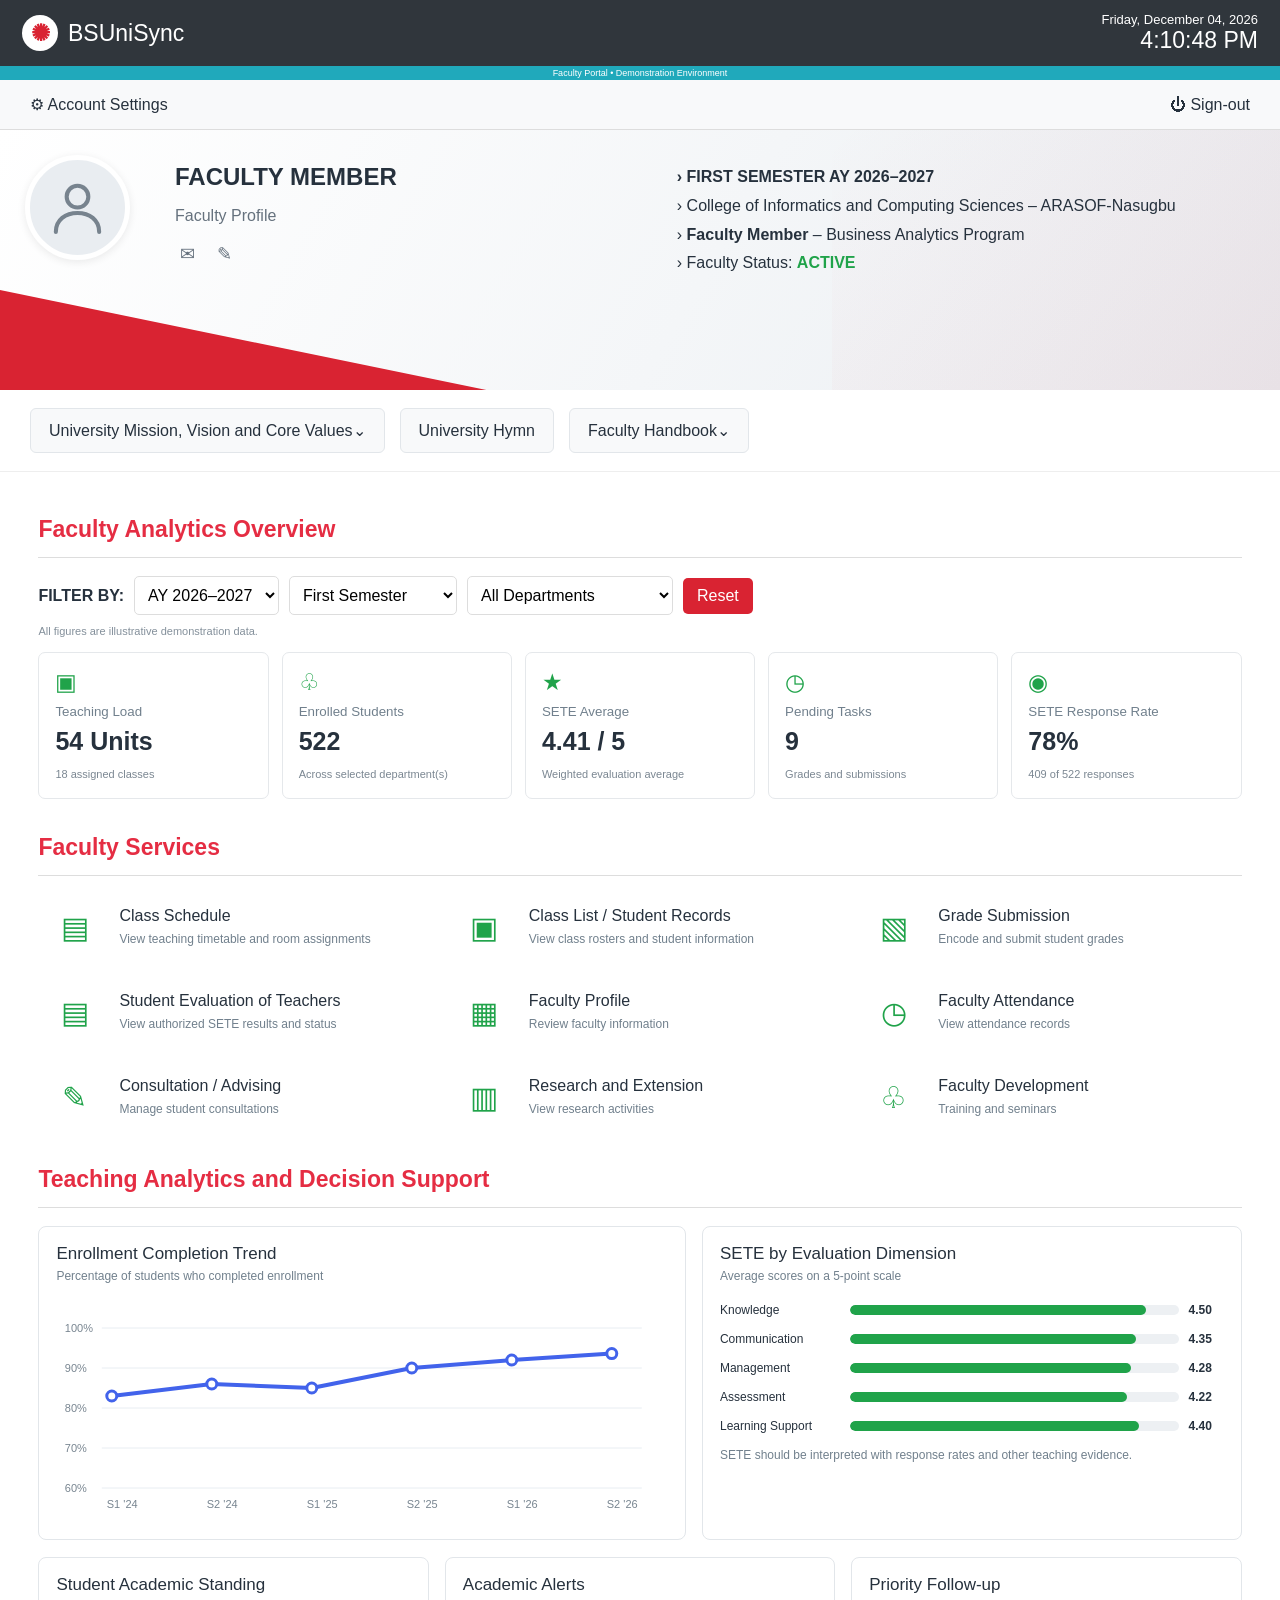
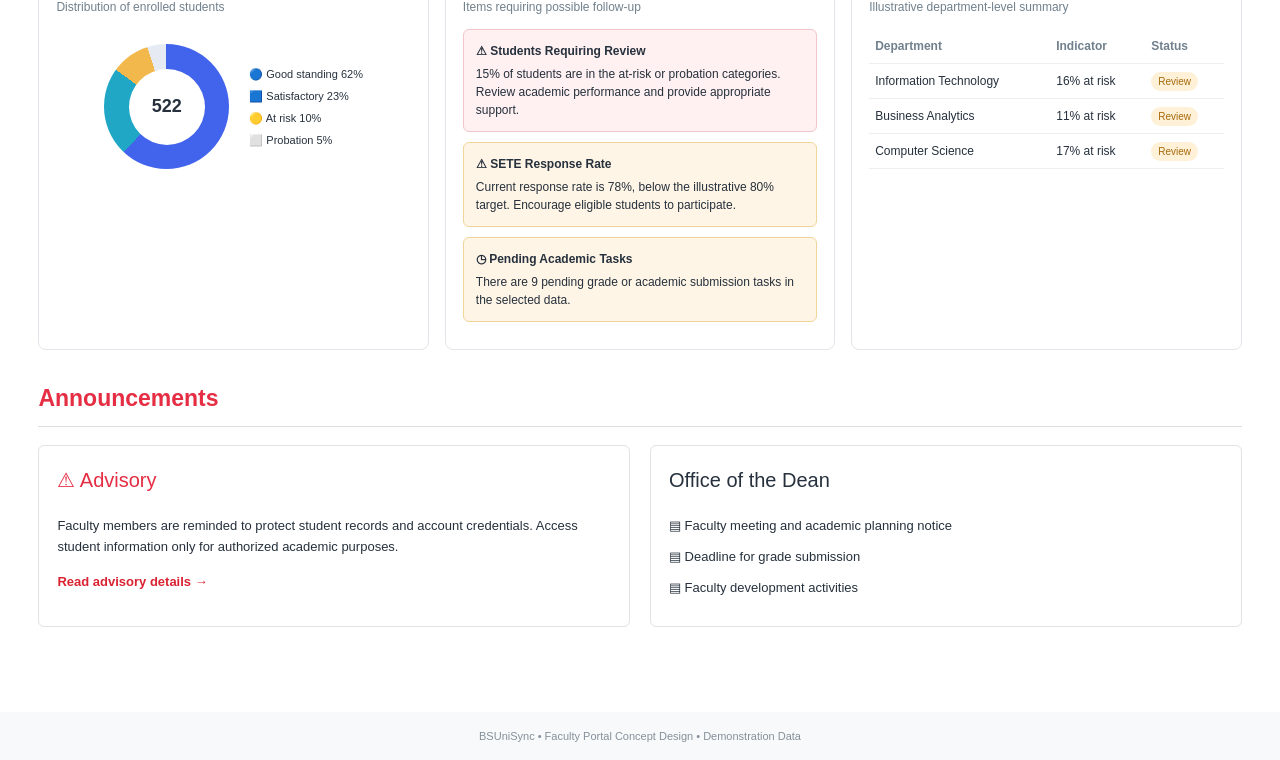
<file: testdashboard/index.html>
<!DOCTYPE html>
<html lang="en">
<head>
    <meta charset="UTF-8">
    <meta name="viewport" content="width=device-width, initial-scale=1.0">
    <title>BSUniSync</title>
    <link rel="stylesheet" href="style.css">
</head>

<body>

<header>
    <div class="brand">
        <div class="seal">✺</div>
        BSUniSync
    </div>

    <div class="datetime">
        <span id="date"></span>
        <strong id="clock"></strong>
    </div>
</header>

<div class="loading">Faculty Portal • Demonstration Environment</div>

<div class="accountbar">
    <button class="text-button" type="button" data-action="settings">⚙ Account Settings</button>
    <button class="text-button" type="button" data-action="signout">⏻ Sign-out</button>
</div>

<section class="profile">
    <div class="profile-avatar">
        <svg width="65" height="65" viewBox="0 0 24 24"
            fill="none" stroke="currentColor" stroke-width="1.5"
            stroke-linecap="round" stroke-linejoin="round">
            <circle cx="12" cy="8" r="4"/>
            <path d="M4 21c0-4.4 3.6-7 8-7s8 2.6 8 7"/>
        </svg>
    </div>

    <div class="profile-info">
        <h2 id="profileName">FACULTY MEMBER</h2>
        <p>Faculty Profile</p>
        <p class="profile-actions">
            <button type="button" class="icon-button" data-action="contact" aria-label="Contact faculty">✉</button>
            <button type="button" class="icon-button" data-action="edit-profile" aria-label="Edit faculty profile">✎</button>
        </p>
    </div>

    <div class="profile-details">
        <b id="profileSemester">› FIRST SEMESTER AY 2026–2027</b><br>
        › College of Informatics and Computing Sciences – ARASOF-Nasugbu<br>
        › <b>Faculty Member</b> – Business Analytics Program<br>
        › Faculty Status: <span class="active">ACTIVE</span>
    </div>
</section>

<nav class="quicklinks">
    <button type="button" data-action="mission">University Mission, Vision and Core Values⌄</button>
    <button type="button" data-action="hymn">University Hymn</button>
    <button type="button" data-action="handbook">Faculty Handbook⌄</button>
</nav>

<main>

    <section class="section">
        <h2>Faculty Analytics Overview</h2>

        <div class="filters">
            <b>FILTER BY:</b>

            <select id="year" aria-label="Academic year">
                <option value="2026-2027">AY 2026–2027</option>
                <option value="2025-2026">AY 2025–2026</option>
            </select>

            <select id="semester" aria-label="Semester">
                <option value="first">First Semester</option>
                <option value="second">Second Semester</option>
                <option value="summer">Summer</option>
            </select>

            <select id="department" aria-label="Department">
                <option value="all">All Departments</option>
                <option value="it">Information Technology</option>
                <option value="ba">Business Analytics</option>
                <option value="cs">Computer Science</option>
            </select>

            <button type="button" id="resetFilters">Reset</button>
        </div>

        <p class="data-label">All figures are illustrative demonstration data.</p>

        <div class="kpis">
            <div class="kpi">
                <div class="kpi-icon">▣</div>
                <small>Teaching Load</small>
                <strong id="teachingLoad">18 Units</strong>
                <span id="classes">6 assigned classes</span>
            </div>

            <div class="kpi">
                <div class="kpi-icon">♧</div>
                <small>Enrolled Students</small>
                <strong id="students">186</strong>
                <span>Across selected department(s)</span>
            </div>

            <div class="kpi">
                <div class="kpi-icon">★</div>
                <small>SETE Average</small>
                <strong id="sete">4.42 / 5</strong>
                <span>Weighted evaluation average</span>
            </div>

            <div class="kpi">
                <div class="kpi-icon">◷</div>
                <small>Pending Tasks</small>
                <strong id="pending">3</strong>
                <span>Grades and submissions</span>
            </div>

            <div class="kpi">
                <div class="kpi-icon">◉</div>
                <small>SETE Response Rate</small>
                <strong id="response">78%</strong>
                <span id="responseDetail">145 of 186 responses</span>
            </div>
        </div>
    </section>

    <section class="section">
        <h2>Faculty Services</h2>

        <div class="services">
            <button class="service" type="button" data-service="schedule">
                <div class="service-icon">▤</div>
                <div>
                    <div class="service-title">Class Schedule</div>
                    <div class="service-desc">View teaching timetable and room assignments</div>
                </div>
            </button>

            <button class="service" type="button" data-service="students">
                <div class="service-icon">▣</div>
                <div>
                    <div class="service-title">Class List / Student Records</div>
                    <div class="service-desc">View class rosters and student information</div>
                </div>
            </button>

            <button class="service" type="button" data-service="grades">
                <div class="service-icon">▧</div>
                <div>
                    <div class="service-title">Grade Submission</div>
                    <div class="service-desc">Encode and submit student grades</div>
                </div>
            </button>

            <button class="service" type="button" data-service="sete">
                <div class="service-icon">▤</div>
                <div>
                    <div class="service-title">Student Evaluation of Teachers</div>
                    <div class="service-desc">View authorized SETE results and status</div>
                </div>
            </button>

            <button class="service" type="button" data-service="profile">
                <div class="service-icon">▦</div>
                <div>
                    <div class="service-title">Faculty Profile</div>
                    <div class="service-desc">Review faculty information</div>
                </div>
            </button>

            <button class="service" type="button" data-service="attendance">
                <div class="service-icon">◷</div>
                <div>
                    <div class="service-title">Faculty Attendance</div>
                    <div class="service-desc">View attendance records</div>
                </div>
            </button>

            <button class="service" type="button" data-service="consultation">
                <div class="service-icon">✎</div>
                <div>
                    <div class="service-title">Consultation / Advising</div>
                    <div class="service-desc">Manage student consultations</div>
                </div>
            </button>

            <button class="service" type="button" data-service="research">
                <div class="service-icon">▥</div>
                <div>
                    <div class="service-title">Research and Extension</div>
                    <div class="service-desc">View research activities</div>
                </div>
            </button>

            <button class="service" type="button" data-service="development">
                <div class="service-icon">♧</div>
                <div>
                    <div class="service-title">Faculty Development</div>
                    <div class="service-desc">Training and seminars</div>
                </div>
            </button>
        </div>
    </section>

    <section class="section">
        <h2>Teaching Analytics and Decision Support</h2>

        <div class="analytics-grid">
            <div class="panel">
                <h3>Enrollment Completion Trend</h3>
                <p>Percentage of students who completed enrollment</p>
                <svg class="chart" id="enrollmentChart" viewBox="0 0 600 220" role="img" aria-label="Enrollment completion trend chart"></svg>
            </div>

            <div class="panel">
                <h3>SETE by Evaluation Dimension</h3>
                <p>Average scores on a 5-point scale</p>
                <div class="bar-list" id="seteBars"></div>
                <p class="sete-note">
                    SETE should be interpreted with response rates and other teaching evidence.
                </p>
            </div>
        </div>

        <div class="bottom-grid">
            <div class="panel">
                <h3>Student Academic Standing</h3>
                <p>Distribution of enrolled students</p>

                <div class="donut-area">
                    <div class="donut" id="standingDonut">
                        <b id="standingTotal">100%</b>
                    </div>

                    <div class="legend" id="standingLegend">
                        <div>🔵 Good standing 62%</div>
                        <div>🟦 Satisfactory 22%</div>
                        <div>🟡 At risk 10%</div>
                        <div>⬜ Probation 6%</div>
                    </div>
                </div>
            </div>

            <div class="panel">
                <h3>Academic Alerts</h3>
                <p>Items requiring possible follow-up</p>
                <div id="academicAlerts"></div>
            </div>

            <div class="panel">
                <h3>Priority Follow-up</h3>
                <p>Illustrative department-level summary</p>

                <div class="table-scroll">
                    <table>
                        <thead>
                            <tr>
                                <th>Department</th>
                                <th>Indicator</th>
                                <th>Status</th>
                            </tr>
                        </thead>
                        <tbody id="followUpTable"></tbody>
                    </table>
                </div>
            </div>
        </div>
    </section>

    <section class="section">
        <h2>Announcements</h2>

        <div class="notice-grid">
            <div class="notice">
                <h3 class="advisory-title">⚠ Advisory</h3>
                Faculty members are reminded to protect student records and account credentials. Access student information only for authorized academic purposes.
                <button class="notice-action" type="button" data-announcement="privacy">Read advisory details →</button>
            </div>

            <div class="notice">
                <h3>Office of the Dean</h3>

                <button class="announcement-link" type="button" data-announcement="meeting">▤ Faculty meeting and academic planning notice</button>
                <button class="announcement-link" type="button" data-announcement="grades">▤ Deadline for grade submission</button>
                <button class="announcement-link" type="button" data-announcement="development">▤ Faculty development activities</button>
            </div>
        </div>
    </section>

</main>

<footer>
    BSUniSync • Faculty Portal Concept Design • Demonstration Data
</footer>

<script src="script.js"></script>
</body>
</html>
</file>
<file: testdashboard/style.css>
/* GENERAL */
* {
    box-sizing: border-box;
}

body {
    margin: 0;
    background: #fff;
    color: #26313d;
    font-family: Arial, Helvetica, sans-serif;
}

body.modal-open {
    overflow: hidden;
}

button,
select,
input,
textarea {
    font: inherit;
}

/* HEADER */
header {
    background: #30363c;
    color: white;
    padding: 12px 22px;
    display: flex;
    justify-content: space-between;
    align-items: center;
}

.brand {
    display: flex;
    align-items: center;
    gap: 10px;
    font-size: 23px;
}

.seal {
    width: 36px;
    height: 36px;
    border-radius: 50%;
    background: white;
    color: #d92332;
    display: grid;
    place-items: center;
    font-weight: bold;
}

.datetime {
    text-align: right;
    font-size: 13px;
}

.datetime strong {
    display: block;
    font-size: 23px;
    font-weight: 400;
}

.loading {
    min-height: 10px;
    background: #20a9bb;
    text-align: center;
    color: white;
    font-size: 9px;
    padding: 2px;
}

/* ACCOUNT BAR */
.accountbar {
    background: #f8f9fa;
    padding: 15px 30px;
    display: flex;
    justify-content: space-between;
    border-bottom: 1px solid #ddd;
}

.accountbar button,
.text-button {
    color: #26313d;
    text-decoration: none;
    background: transparent;
    padding: 0;
    border: 0;
    cursor: pointer;
}

.accountbar button:hover,
.text-button:hover {
    color: #d92332;
    background: transparent;
}

/* PROFILE SECTION */
.profile {
    display: grid;
    grid-template-columns: 130px 1fr 1.2fr;
    gap: 20px;
    padding: 25px;
    min-height: 260px;
    background: linear-gradient(120deg, #ffffff 0%, #f4f6f8 55%, #e9eef2 100%);
    position: relative;
    overflow: hidden;
}

.profile:before {
    content: "";
    position: absolute;
    bottom: 0;
    left: 0;
    width: 38%;
    height: 100px;
    background: #d92332;
    clip-path: polygon(0 0, 100% 100%, 0 100%);
}

.profile:after {
    content: "";
    position: absolute;
    right: 0;
    top: 0;
    width: 35%;
    height: 100%;
    background: linear-gradient(135deg, transparent, #d9233210);
    pointer-events: none;
}

.profile-avatar {
    width: 105px;
    height: 105px;
    border-radius: 50%;
    background: #e9edf1;
    border: 5px solid white;
    display: flex;
    align-items: center;
    justify-content: center;
    color: #77838e;
    position: relative;
    z-index: 1;
    box-shadow: 0 2px 8px #00000015;
}

.profile-info,
.profile-details {
    position: relative;
    z-index: 1;
}

.profile-info h2 {
    margin: 8px 0 15px;
    font-size: 24px;
}

.profile-info p {
    color: #65717d;
}

.profile-details {
    line-height: 1.8;
    padding-top: 8px;
}

.active {
    color: #20a34a;
    font-weight: bold;
}

.profile-actions {
    display: flex;
    gap: 12px;
}

.icon-button {
    border: 0;
    background: transparent;
    color: #65717d;
    cursor: pointer;
    font-size: 18px;
    padding: 2px 5px;
}

.icon-button:hover {
    color: #d92332;
    background: transparent;
}

/* QUICK LINKS */
.quicklinks {
    padding: 18px 30px;
    border-bottom: 1px solid #eee;
    display: flex;
    gap: 15px;
    flex-wrap: wrap;
}

.quicklinks button {
    color: #26313d;
    text-decoration: none;
    background: #f8f9fa;
    border: 1px solid #e2e6ea;
    border-radius: 6px;
    padding: 12px 18px;
    display: inline-flex;
    align-items: center;
    transition: 0.2s ease;
}

.quicklinks button:hover {
    background: #eef1f4;
    border-color: #cbd2d9;
}

/* MAIN CONTENT */
main {
    padding: 25px 3% 50px;
    max-width: 1550px;
    margin: auto;
}

.section {
    margin-bottom: 35px;
}

.section h2 {
    color: #e52d43;
    font-size: 23px;
    font-weight: 600;
    border-bottom: 1px solid #ddd;
    padding-bottom: 14px;
    margin-bottom: 18px;
}

/* FILTERS */
.filters {
    display: flex;
    gap: 10px;
    flex-wrap: wrap;
    align-items: center;
    margin-bottom: 10px;
}

select {
    padding: 9px;
    border: 1px solid #ddd;
    border-radius: 5px;
    background: white;
}

button {
    padding: 9px 14px;
    border: 0;
    border-radius: 5px;
    background: #d92332;
    color: white;
    cursor: pointer;
    transition: background 0.2s ease;
}

button:hover {
    background: #b91d2a;
}

button:focus-visible,
a:focus-visible,
select:focus-visible,
input:focus-visible,
textarea:focus-visible {
    outline: 3px solid #75b9ed;
    outline-offset: 2px;
}

.data-label {
    font-size: 11px;
    color: #84909b;
    margin: 0 0 15px;
}

/* KPI CARDS */
.kpis {
    display: grid;
    grid-template-columns: repeat(5, 1fr);
    gap: 13px;
    margin-bottom: 25px;
}

.kpi {
    border: 1px solid #e5e8eb;
    border-radius: 7px;
    padding: 16px;
    background: white;
}

.kpi-icon {
    color: #20a34a;
    font-size: 23px;
}

.kpi small {
    display: block;
    color: #71808d;
    margin-top: 8px;
}

.kpi strong {
    display: block;
    font-size: 25px;
    margin: 8px 0;
}

.kpi span {
    font-size: 11px;
    color: #7b8792;
}

/* FACULTY SERVICES */
.services {
    display: grid;
    grid-template-columns: repeat(3, 1fr);
    gap: 18px 25px;
}

.service {
    display: flex;
    align-items: center;
    gap: 17px;
    padding: 12px 8px;
    border-radius: 7px;
    text-decoration: none;
    color: #26313d;
    text-align: left;
    background: transparent;
    border: 1px solid transparent;
    width: 100%;
}

.service:hover {
    background: #f7f9fa;
    border-color: #edf0f2;
}

.service-icon {
    width: 55px;
    flex-shrink: 0;
    text-align: center;
    color: #20a34a;
    font-size: 30px;
}

.service-title {
    font-size: 16px;
    color: #26313d;
}

.service-desc {
    font-size: 12px;
    color: #71808d;
    margin-top: 5px;
    line-height: 1.5;
}

/* ANALYTICS */
.analytics-grid {
    display: grid;
    grid-template-columns: 1.2fr 1fr;
    gap: 16px;
    margin-bottom: 17px;
}

.panel {
    border: 1px solid #e2e6ea;
    border-radius: 8px;
    padding: 17px;
    min-width: 0;
    background: white;
}

.panel h3 {
    font-size: 17px;
    font-weight: 500;
    margin: 0 0 5px;
}

.panel p {
    font-size: 12px;
    color: #71808d;
    margin: 0 0 15px;
}

.chart {
    width: 100%;
    height: 220px;
    overflow: visible;
}

.bar-list {
    display: grid;
    gap: 15px;
    margin-top: 20px;
}

.bar-row {
    display: grid;
    grid-template-columns: 120px 1fr 35px;
    align-items: center;
    gap: 10px;
    font-size: 12px;
}

.track {
    height: 10px;
    background: #edf0f3;
    border-radius: 20px;
    overflow: hidden;
}

.fill {
    height: 100%;
    background: #20a34a;
    border-radius: 20px;
    transition: width 0.3s ease;
}

.sete-note {
    margin-top: 15px !important;
}

/* LOWER ANALYTICS */
.bottom-grid {
    display: grid;
    grid-template-columns: 1fr 1fr 1fr;
    gap: 16px;
}

.donut-area {
    display: flex;
    align-items: center;
    justify-content: center;
    gap: 20px;
    padding: 15px 0;
    flex-wrap: wrap;
}

.donut {
    width: 125px;
    height: 125px;
    flex-shrink: 0;
    border-radius: 50%;
    background: conic-gradient(
        #4263eb 0 62%,
        #20a7c6 62% 84%,
        #f2b84b 84% 94%,
        #e6ebf3 94% 100%
    );
    display: grid;
    place-items: center;
    position: relative;
}

.donut:after {
    content: "";
    position: absolute;
    width: 76px;
    height: 76px;
    background: white;
    border-radius: 50%;
}

.donut b {
    z-index: 1;
    font-size: 18px;
}

.legend {
    font-size: 11px;
    line-height: 2;
}

/* ALERTS */
.alert {
    background: #fff5e6;
    border: 1px solid #f0d49a;
    padding: 12px;
    border-radius: 6px;
    font-size: 12px;
    margin-bottom: 10px;
    line-height: 1.5;
}

.alert.red {
    background: #fff0f1;
    border-color: #f1c5ca;
}

.alert.green {
    background: #eaf8ef;
    border-color: #bde5ca;
}

.alert b {
    display: block;
    margin-bottom: 5px;
}

/* TABLE */
.table-scroll {
    overflow-x: auto;
}

table {
    width: 100%;
    border-collapse: collapse;
    font-size: 12px;
}

th,
td {
    text-align: left;
    padding: 10px 6px;
    border-bottom: 1px solid #eee;
}

th {
    color: #71808d;
}

.status {
    color: #178451;
    background: #e7f6ed;
    padding: 4px 7px;
    border-radius: 12px;
    font-size: 10px;
    white-space: nowrap;
}

.status.warn {
    color: #a76a0b;
    background: #fff0d8;
}

/* ANNOUNCEMENTS */
.notice-grid {
    display: grid;
    grid-template-columns: 1fr 1fr;
    gap: 20px;
}

.notice {
    border: 1px solid #e2e2e2;
    padding: 18px;
    border-radius: 6px;
    font-size: 13px;
    line-height: 1.6;
}

.notice h3 {
    font-size: 20px;
    font-weight: 500;
    margin-top: 0;
}

.notice .advisory-title {
    color: #e52d43;
}

.notice button {
    display: block;
    color: #26313d;
    text-decoration: none;
    margin: 10px 0;
    padding: 0;
    background: transparent;
    text-align: left;
    font-size: 13px;
}

.notice button:hover {
    color: #d92332;
    background: transparent;
}

.notice .notice-action {
    color: #d92332;
    font-weight: bold;
    margin-top: 14px;
}

.notice .announcement-link {
    width: 100%;
}

/* MODAL */
.modal-overlay {
    position: fixed;
    inset: 0;
    z-index: 1000;
    background: rgba(22, 29, 36, 0.58);
    display: flex;
    align-items: center;
    justify-content: center;
    padding: 20px;
    overflow-y: auto;
}

.modal {
    background: white;
    width: 100%;
    max-width: 650px;
    max-height: 90vh;
    overflow-y: auto;
    border-radius: 10px;
    box-shadow: 0 15px 45px #00000030;
    animation: modalIn 0.18s ease;
}

@keyframes modalIn {
    from {
        opacity: 0;
        transform: translateY(8px);
    }
    to {
        opacity: 1;
        transform: translateY(0);
    }
}

.modal-header {
    display: flex;
    align-items: center;
    justify-content: space-between;
    gap: 15px;
    padding: 18px 22px;
    border-bottom: 1px solid #e7eaed;
}

.modal-header h2 {
    color: #d92332;
    font-size: 20px;
    margin: 0;
}

.modal-close {
    background: transparent;
    color: #65717d;
    font-size: 25px;
    padding: 0 5px;
}

.modal-close:hover {
    color: #d92332;
    background: transparent;
}

.modal-body {
    padding: 22px;
    line-height: 1.6;
    font-size: 14px;
}

.modal-body p {
    margin-top: 0;
}

.modal-body h3 {
    font-size: 16px;
    margin: 18px 0 8px;
}

.modal-body ul {
    padding-left: 20px;
}

.modal-footer {
    display: flex;
    justify-content: flex-end;
    gap: 10px;
    padding: 15px 22px;
    border-top: 1px solid #e7eaed;
}

.secondary-button {
    background: #edf0f3;
    color: #34404b;
}

.secondary-button:hover {
    background: #dfe4e8;
}

.form-grid {
    display: grid;
    grid-template-columns: 1fr 1fr;
    gap: 14px;
}

.form-field {
    display: flex;
    flex-direction: column;
    gap: 6px;
    margin-bottom: 14px;
}

.form-field.full {
    grid-column: 1 / -1;
}

.form-field label {
    font-size: 12px;
    font-weight: bold;
    color: #596673;
}

.form-field input,
.form-field select,
.form-field textarea {
    width: 100%;
    padding: 10px;
    border: 1px solid #d9dfe4;
    border-radius: 5px;
    background: white;
    color: #26313d;
}

.form-field textarea {
    resize: vertical;
    min-height: 85px;
}

.demo-note {
    background: #f3f6f8;
    border-left: 3px solid #20a9bb;
    padding: 10px 12px;
    font-size: 12px;
    color: #65717d;
    margin: 12px 0;
}

.modal-table {
    width: 100%;
    margin: 10px 0;
}

.modal-table th,
.modal-table td {
    padding: 9px 7px;
}

.success-message {
    background: #eaf8ef;
    color: #177344;
    border: 1px solid #bde5ca;
    border-radius: 5px;
    padding: 10px;
    margin-top: 12px;
    font-size: 13px;
}

.empty-message {
    color: #71808d;
    padding: 15px 0;
    font-size: 13px;
}

.signed-out {
    position: fixed;
    inset: 0;
    z-index: 2000;
    background: #f4f6f8;
    display: grid;
    place-items: center;
    padding: 20px;
}

.signed-out-card {
    max-width: 420px;
    width: 100%;
    background: white;
    border: 1px solid #e2e6ea;
    border-radius: 10px;
    padding: 30px;
    text-align: center;
    box-shadow: 0 8px 25px #00000010;
}

.signed-out-card h2 {
    color: #d92332;
}

.signed-out-card p {
    color: #71808d;
    font-size: 14px;
    line-height: 1.6;
}

/* FOOTER */
footer {
    background: #f8f9fa;
    text-align: center;
    padding: 18px;
    color: #84909b;
    font-size: 11px;
}

/* TABLET */
@media (max-width: 1000px) {
    .kpis {
        grid-template-columns: repeat(3, 1fr);
    }

    .services {
        grid-template-columns: repeat(2, 1fr);
    }

    .bottom-grid {
        grid-template-columns: 1fr 1fr;
    }
}

/* MOBILE */
@media (max-width: 650px) {
    header {
        padding: 12px;
    }

    .brand {
        font-size: 16px;
    }

    .datetime strong {
        font-size: 17px;
    }

    .datetime {
        font-size: 10px;
    }

    .profile {
        grid-template-columns: 85px 1fr;
        padding: 14px;
    }

    .profile-avatar {
        width: 75px;
        height: 75px;
    }

    .profile-info h2 {
        font-size: 17px;
    }

    .profile-details {
        grid-column: 1 / -1;
        font-size: 13px;
    }

    .kpis {
        grid-template-columns: 1fr 1fr;
    }

    .services {
        grid-template-columns: 1fr;
    }

    .analytics-grid,
    .bottom-grid,
    .notice-grid {
        grid-template-columns: 1fr;
    }

    main {
        padding: 20px 14px;
    }

    .quicklinks {
        padding: 14px;
        gap: 10px;
        font-size: 13px;
    }

    .quicklinks button {
        width: 100%;
        text-align: left;
    }

    .bar-row {
        grid-template-columns: 100px 1fr 35px;
    }

    .form-grid {
        grid-template-columns: 1fr;
    }

    .form-field.full {
        grid-column: auto;
    }

    .modal-overlay {
        padding: 10px;
    }

    .modal-body {
        padding: 17px;
    }

    .modal-header,
    .modal-footer {
        padding: 14px 17px;
    }

    .accountbar {
        padding: 13px 15px;
    }
}
</file>
